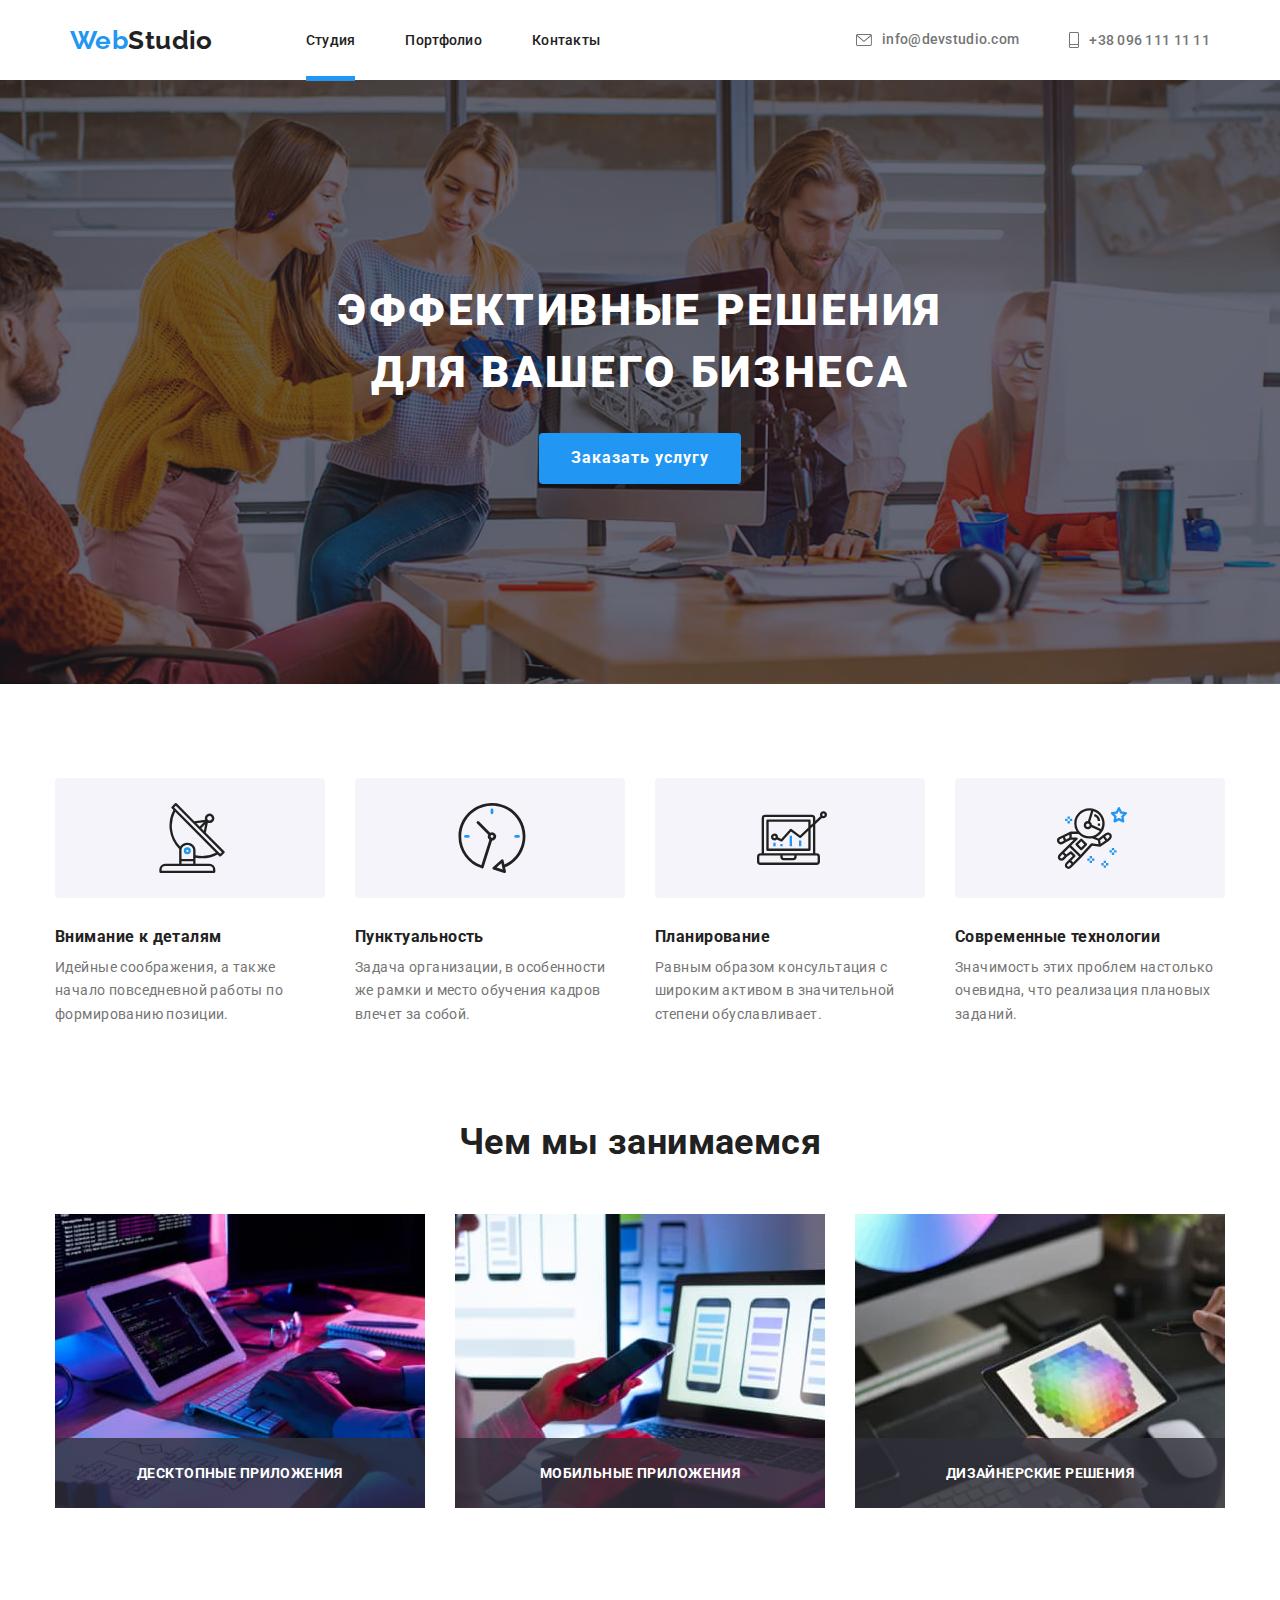
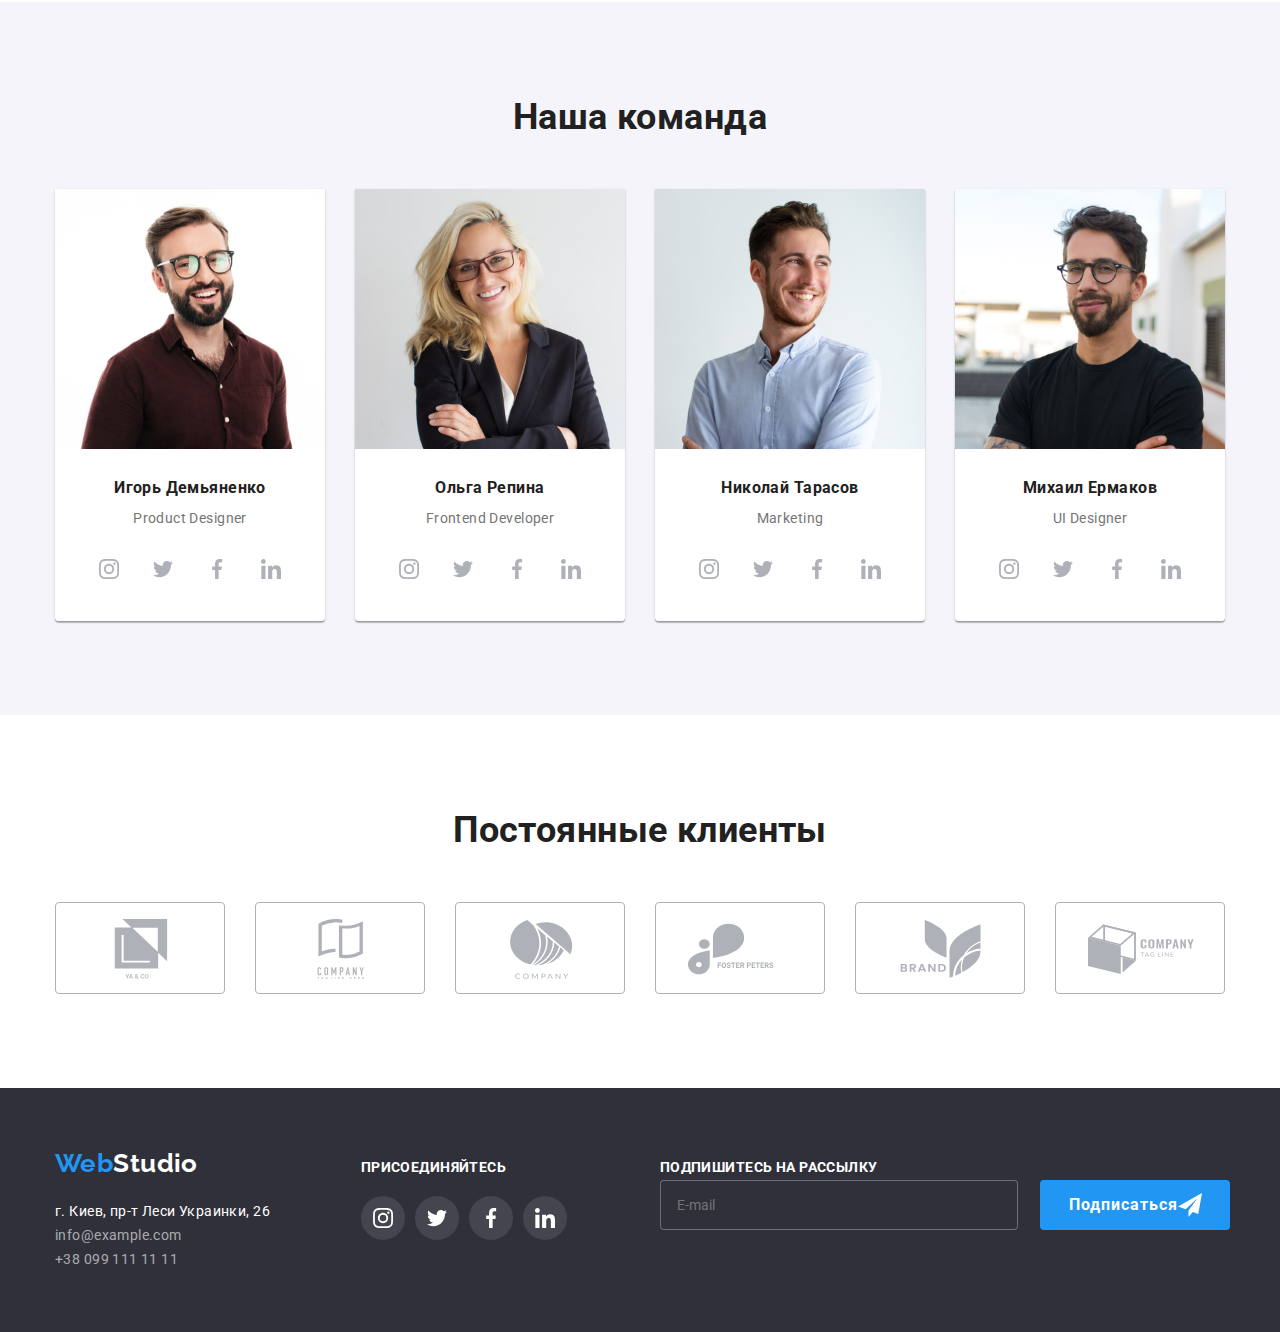
<file: index.html>
<!DOCTYPE html>
<html lang="ru">
<head >
    <meta charset="UTF-8">
    <meta http-equiv="X-UA-Compatible" content="IE=edge">
    <meta name="viewport" content="width=device-width, initial-scale=1.0">
    <title>WebStudio</title>
    <link rel="preconnect" href="https://fonts.googleapis.com">
    <link rel="preconnect" href="https://fonts.gstatic.com" crossorigin>
    <link href="https://fonts.googleapis.com/css2?family=Raleway:wght@700&family=Roboto:wght@400;500;700;900&display=swap" rel="stylesheet">
    <!-- <link rel="stylesheet" href="https://cdnjs.cloudflare.com/ajax/libs/modern-normalize/1.1.0/modern-normalize.min.css"> -->
    <link rel="stylesheet" href="./css/main.min.css">
    
</head>
<body class="body">
    <!--Хедер страницы-->
    <header class="page-header"> 
        <div class="container-header">
            <nav class="nav main-nav">
                <a href="./index.html" class="logo">Web<span class="logo__accent">Studio</span></a>
                <ul class="nav-list">
                    <li class="nav-list__item"> <a href="./index.html" class="nav-list__link nav-list__active">Студия</a></li>
                    <li class="nav-list__item"> <a href="./portfolio.html" class="nav-list__link">Портфолио</a></li>
                    <li class="nav-list__item"> <a href="" class="nav-list__link">Контакты</a></li>
                </ul>
            </nav>
            <ul class="contact-nav">
                <li class="contact-nav__item"><a href="mailto:info@devstudio.com" class="contact-nav__link">
                    <svg class="contact-nav__icon" width="16" height="12" >
                        <use href="./images/icons.svg#icon-mail"></use>
                    </svg> info@devstudio.com</a></li>
                <li class="contact-nav__item"><a href="tel:+380961111111" class="contact-nav__link">
                    <svg class="contact-nav__icon" width="10" height="16" >
                        <use href="./images/icons.svg#icon-phone"></use>
                    </svg> +38 096 111 11 11</a></li>
            </ul>
        </div> 
        
    </header>
    <main>
        
        <!--Секция 1-->
        <section class="hero">
            <h1 class="hero__title">Эффективные решения для вашего бизнеса</h1>
            <button type="button" class="button-primary" data-modal-open>Заказать услугу</button>
            <div class="backdrop" data-modal>
                <div class="modal"> 
                    <button type="button" class="close" data-modal-close>
                    <svg class="close-item" width="17" height="17" >
                        <use href="./images/icons-second.svg#icon-close-black-18dp-2-1"></use></svg></button>     
                        <form name="backdrop-form" autocomplete="on" novalidate class="backdrop-form">
                            <p class="backdrop-form__title">Оставьте свои данные, мы вам перезвоним</p>                       
                            <label class="backdrop-form__field">
                               <span class="backdrop-form__description">Имя</span>                                
                                <input type="text" name="backdrop-username" class="backdrop-form__input" autofocus/>
                                <span class="backdrop-form__icon">
                                    <svg width="18" height="18" ><use href="./images/icons-second.svg#icon-person-black"></use></svg>
                                </span>                               
                                                             
                            </label>  
                            <label class="backdrop-form__field">
                                <span class="backdrop-form__description">Телефон</span>                                
                                <input type="tel" name="backdrop-tel" class="backdrop-form__input"/>                                
                                <span class="backdrop-form__icon">
                                    <svg width="18" height="18" ><use href="./images/icons-second.svg#icon-phone-black"></use></svg>
                                </span>
                            </label>                      
                             <label class="backdrop-form__field">
                                <span class="backdrop-form__description">Почта</span>                                 
                                    <input type="email" name="backdrop-email" class="backdrop-form__input"/>
                                   <span class="backdrop-form__icon">
                                        <svg width="18" height="18"><use href="./images/icons-second.svg#icon-email-black"></use></svg>
                                    </span>                                                               
                             </label>  
                             <label >
                                <span class="backdrop-form__description">Коментарий</span> 
                                <textarea name="comments" class="backdrop-form__area" placeholder="Введите текст"></textarea>
                            </label> 
                             <label class="backdrop-form__check">
                                <input class="backdrop-form__hiden" type="checkbox" name="agree" value="agree" /> 
                                <span class="backdrop-form__checkbox"></span>Соглашаюсь с рассылкой и принимаю <a href="" class="backdrop-form__contract">Условия договора</a>
                                
                              </label>       
                            <button type="submit" class="backdrop-form__button">Отправить
                            </button>
                        </form>
                </div>
            </div>
        </section>
         
            <!--Секция 2-->
        <section class="section section-advantages">
            <div class="container">
                <h2 class="visually-hidden">Наши сильные стороны</h2>
            <ul class="feature-list">
                <li class="feature-list__greed">
                    <div class="feature-list__image">
                        <svg class="feature-list__bacground" > 
                            <use href="./images/icons.svg#icon-antenna"></use> 
                        </svg>
                    </div>
                    <h3 class="feature-list__title">Внимание к деталям</h3>
                    <p>Идейные соображения, а также начало повседневной работы по формированию позиции.</p>
                </li>
                <li class="feature-list__greed">
                    <div class="feature-list__image">
                        <svg class="feature-list__bacground" > 
                            <use href="./images/icons.svg#icon-clock"></use> 
                        </svg>
                    </div>
                    <h3 class="feature-list__title">Пунктуальность</h3>
                    <p>Задача организации, в особенности же рамки и место обучения кадров влечет за собой.</p>
                </li>
                <li class="feature-list__greed">
                   <div class="feature-list__image">
                    <svg class="feature-list__bacground" > 
                        <use href="./images/icons.svg#icon-diagram"></use> 
                    </svg>
                   </div>
                    <h3 class="feature-list__title">Планирование</h3>
                    <p>Равным образом консультация с широким активом в значительной степени обуславливает.</p>
                </li>
                <li class="feature-list__greed">
                    <div class="feature-list__image">
                        <svg class="feature-list__bacground" > 
                            <use href="./images/icons.svg#icon-astronaut"></use> 
                        </svg>
                    </div>
                    <h3 class="feature-list__title">Современные технологии</h3>
                    <p>Значимость этих проблем настолько очевидна, что реализация плановых заданий.</p>
                </li>
            </ul>
            </div>
        </section>
        <!--Секция 3-->
        <section class=" section">
            <div class="container">
                <h2 class="section-title">Чем мы занимаемся</h2>
            <ul class="feature-list presentation">
                <li class="presentation__greed">
                    <div class="presentation__image">
                        <img src="./images/design1.jpg" alt="Стационарные приложения" width="370" height="294">
                        <h3 class="presentation__title">Десктопные приложения</h3>   
                    </div>
                </li>
                <li class="presentation__greed">
                    <div class="presentation__image">
                        <img src="./images/design2.jpg" alt="Мобильные приложения" width="370" height="294">
                        <h3 class="presentation__title">Мобильные приложения</h3>   
                    </div>
                </li>
                <li class="presentation__greed">
                    <div class="presentation__image">
                        <img src="./images/design3.jpg" alt="Дизайнерские решения" width="370" height="294">
                        <h3 class="presentation__title">Дизайнерские решения</h3>   
                    </div>
                </li>
            </ul>
            </div>
        </section>
        <!--Секция 4-->
        <section class="section section-background">
            <div class="container">
                <h2 class="section-title">Наша команда</h2>
            <ul class="feature-list">
                <li class="feature-list__greed centre">
                    <img src="./images/ID.jpg" alt="Игорь Демьяненко" width="270" height="260">
                    <div class="feature-list__comands">
                        <h3 class="feature-list__title">Игорь Демьяненко</h3>
                        <p>Product Designer</p> 
                        <ul class="feature-list__network">
                            <li class="feature-list__margin"><a class="feature-list__icon" href="">
                                <svg class="feature-list__svg" width="20" height="20" >
                                    <use href="./images/icons.svg#icon-instagram"></use>
                                </svg></a>
                            </li>                                                        
                            <li class="feature-list__margin"><a class="feature-list__icon" href="" >
                                <svg class="feature-list__svg" width="20" height="20" >
                                    <use href="./images/icons.svg#icon-twitter"></use>
                                </svg></a>
                            </li>
                            <li class="feature-list__margin"><a class="feature-list__icon" href="" >
                                <svg class="feature-list__svg" width="20" height="20" >
                                    <use href="./images/icons.svg#icon-facebook"></use>
                                </svg></a>
                            </li>
                            <li class="feature-list__margin"><a class="feature-list__icon" href="" >
                                <svg class="feature-list__svg" width="20" height="20" >
                                    <use href="./images/icons.svg#icon-linkedin"></use>
                                </svg> </a>
                            </li>                            
                        </ul>
                    </div>
                </li>
                <li class="feature-list__greed centre">
                    <img src="./images/OR.jpg" alt="Ольга Репина" width="270" height="260">
                    <div class="feature-list__comands">
                        <h3 class="feature-list__title">Ольга Репина</h3>
                        <p>Frontend Developer</p>
                        <ul class="feature-list__network">
                            <li class="feature-list__margin"><a class="feature-list__icon" href="" >
                                <svg class="feature-list__svg" width="20" height="20" >
                                    <use href="./images/icons.svg#icon-instagram"></use>
                                </svg></a>
                            </li>
                            <li class="feature-list__margin"><a class="feature-list__icon" href="" >
                                <svg class="feature-list__svg" width="20" height="20" >
                                    <use href="./images/icons.svg#icon-twitter"></use>
                                </svg></a>
                            </li>
                            <li class="feature-list__margin"><a class="feature-list__icon" href="" >
                                <svg class="feature-list__svg" width="20" height="20" >
                                    <use href="./images/icons.svg#icon-facebook"></use>
                                </svg></a>
                            </li>
                            <li class="feature-list__margin"><a class="feature-list__icon" href="" >
                                <svg class="feature-list__svg" width="20" height="20" >
                                    <use href="./images/icons.svg#icon-linkedin"></use>
                                </svg> </a>
                            </li>
                        </ul>
                    </div>
                </li>
                <li class="feature-list__greed centre">
                    <img src="./images/NT.jpg" alt="Николай Тарасов" width="270" height="260">
                    <div class="feature-list__comands">
                        <h3 class="feature-list__title">Николай Тарасов</h3>
                        <p>Marketing</p>
                        <ul class="feature-list__network">
                            <li class="feature-list__margin"><a class="feature-list__icon" href="" >
                                <svg class="feature-list__svg" width="20" height="20" >
                                    <use href="./images/icons.svg#icon-instagram"></use>
                                </svg></a>
                            </li>                            
                            <li class="feature-list__margin"><a class="feature-list__icon" href="" >
                                <svg class="feature-list__svg" width="20" height="20" >
                                    <use href="./images/icons.svg#icon-twitter"></use>
                                </svg></a>
                            </li>
                            <li class="feature-list__margin"><a class="feature-list__icon" href="" >
                                <svg class="feature-list__svg" width="20" height="20" >
                                    <use href="./images/icons.svg#icon-facebook"></use>
                                </svg></a>
                            </li>
                            <li class="feature-list__margin"><a class="feature-list__icon" href="" >
                                <svg class="feature-list__svg" width="20" height="20" >
                                    <use href="./images/icons.svg#icon-linkedin"></use>
                                </svg> </a>
                            </li>                           
                        </ul>
                    </div>
                </li>
                <li class="feature-list__greed centre">
                    <img src="./images/ME.jpg" alt="Михаил Ермаков" width="270" height="260">
                    <div class="feature-list__comands">
                        <h3 class="feature-list__title">Михаил Ермаков</h3>
                        <p>UI Designer</p>
                        <ul class="feature-list__network">
                            <li class="feature-list__margin"><a class="feature-list__icon" href="">
                                <svg class="feature-list__svg" width="20" height="20" >
                                    <use href="./images/icons.svg#icon-instagram"></use>
                                </svg></a>
                            </li>                            
                            <li class="feature-list__margin"><a class="feature-list__icon" href="" >
                                <svg class="feature-list__svg" width="20" height="20" >
                                    <use href="./images/icons.svg#icon-twitter"></use>
                                </svg></a>
                            </li>
                            <li class="feature-list__margin"><a class="feature-list__icon" href="" >
                                <svg class="feature-list__svg" width="20" height="20" >
                                    <use href="./images/icons.svg#icon-facebook"></use>
                                </svg></a>
                            </li>
                            <li class="feature-list__margin"><a class="feature-list__icon" href="" >
                                <svg class="feature-list__svg" width="20" height="20" >
                                    <use href="./images/icons.svg#icon-linkedin"></use>
                                </svg> </a>
                            </li>                        
                        </ul>
                    </div>
                </li>
            </ul>
            </div>
        </section>
        <section class=" section">
            <div class="container">
                <h2 class="section-title">Постоянные клиенты</h2>
            <ul class="clients-list">
                <li class="clients-list__margin">
                    <a class="clients-list__clients" href=""><svg class="clients-list__bacground" > 
                        <use href="./images/icons.svg#icon-Ya-Co"></use> 
                    </svg></a>                    
                </li>
                <li class="clients-list__margin">
                    <a class="clients-list__clients" href=""><svg class="clients-list__bacground" > 
                        <use href="./images/icons.svg#icon-tag-line-here"></use> 
                    </svg></a>                    
                </li>
                <li class="clients-list__margin">
                    <a class="clients-list__clients" href=""><svg class="clients-list__bacground" > 
                        <use href="./images/icons.svg#icon-company"></use> 
                    </svg></a>                    
                </li>
                <li class="clients-list__margin">
                    <a class="clients-list__clients" href=""><svg class="clients-list__bacground" > 
                        <use href="./images/icons.svg#icon-foster-peters"></use> 
                    </svg></a>                     
                </li>
                <li class="clients-list__margin">
                    <a class="clients-list__clients" href=""><svg class="clients-list__bacground" > 
                        <use href="./images/icons.svg#icon-brand"></use> 
                    </svg></a>                    
                </li>
                <li class="clients-list__margin">
                    <a class="clients-list__clients" href=""><svg class="clients-list__bacground" > 
                        <use href="./images/icons.svg#icon-tag-line"></use> 
                    </svg></a>                    
                </li>
            </ul>
            </div>
        </section>
        
    </main>
        <!--Футер-->
        <footer class="footer">
            <div class="container-footer">
               <div class="footer-left">
                <a href="./index.html" class="logo">Web<span class="logo__footer">Studio</span></a>
                <address class="footer-address">
                    <ul class="contact-footer">
                        <li ><a href="https://www.google.com/maps/d/embed?mid=10uSM3H-mIU3GznYo2szRIEphczw"  class="contact-footer__link collor-address"> г. Киев, пр-т Леси Украинки, 26</a></li>
                        <li ><a href="mailto:info@example.com" class="contact-footer__link">info@example.com</a></li>
                        <li ><a href="tel:+380991111111" class="contact-footer__link">+38 099 111 11 11</a></li>
                    </ul>
                </address> 
               </div>
                <div class="footer-right ">
                    <h1 class="text-footer"> Присоединяйтесь </h1>
                <ul class="footer-list">
                    <li class="footer-list__margin"><a class="footer-list__icon" href="" >
                        <svg class="footer-list__contact" width="20" height="20" >
                            <use href="./images/icons.svg#icon-instagram"></use>
                        </svg></a>
                    </li>
                    <li class="footer-list__margin"><a class="footer-list__icon" href="" >
                        <svg class="footer-list__contact" width="20" height="20" >
                            <use href="./images/icons.svg#icon-twitter"></use>
                        </svg></a>
                    </li>
                    <li class="footer-list__margin"><a class="footer-list__icon" href="" >
                        <svg class="footer-list__contact" width="20" height="20" >
                            <use href="./images/icons.svg#icon-facebook"></use>
                        </svg></a>
                    </li>
                    <li class="footer-list__margin"><a class="footer-list__icon" href="" >
                        <svg class="footer-list__contact" width="20" height="20" >
                            <use href="./images/icons.svg#icon-linkedin"></use>
                        </svg> </a>
                    </li>
                </ul>
                </div>            
                <form name="footer-form" autocomplete="on" novalidate class="footer-form">
               
                    <label>
                       <span class="footer-form__subscribe">Подпишитесь на рассылку</span> 
                      <input type="email" name="email"  placeholder="E-mail"/>
                    </label>          
                    <button type="submit" class="footer-form__button">Подписаться<svg width="24" height="24" >
                            <use href="./images/icons-second.svg#icon-icon-send"></use></svg>
                    </button>
                </form>
    
            </div>
            
        </footer>
    <script src="./js/modal.js"></script>
</body>
</html>
</file>
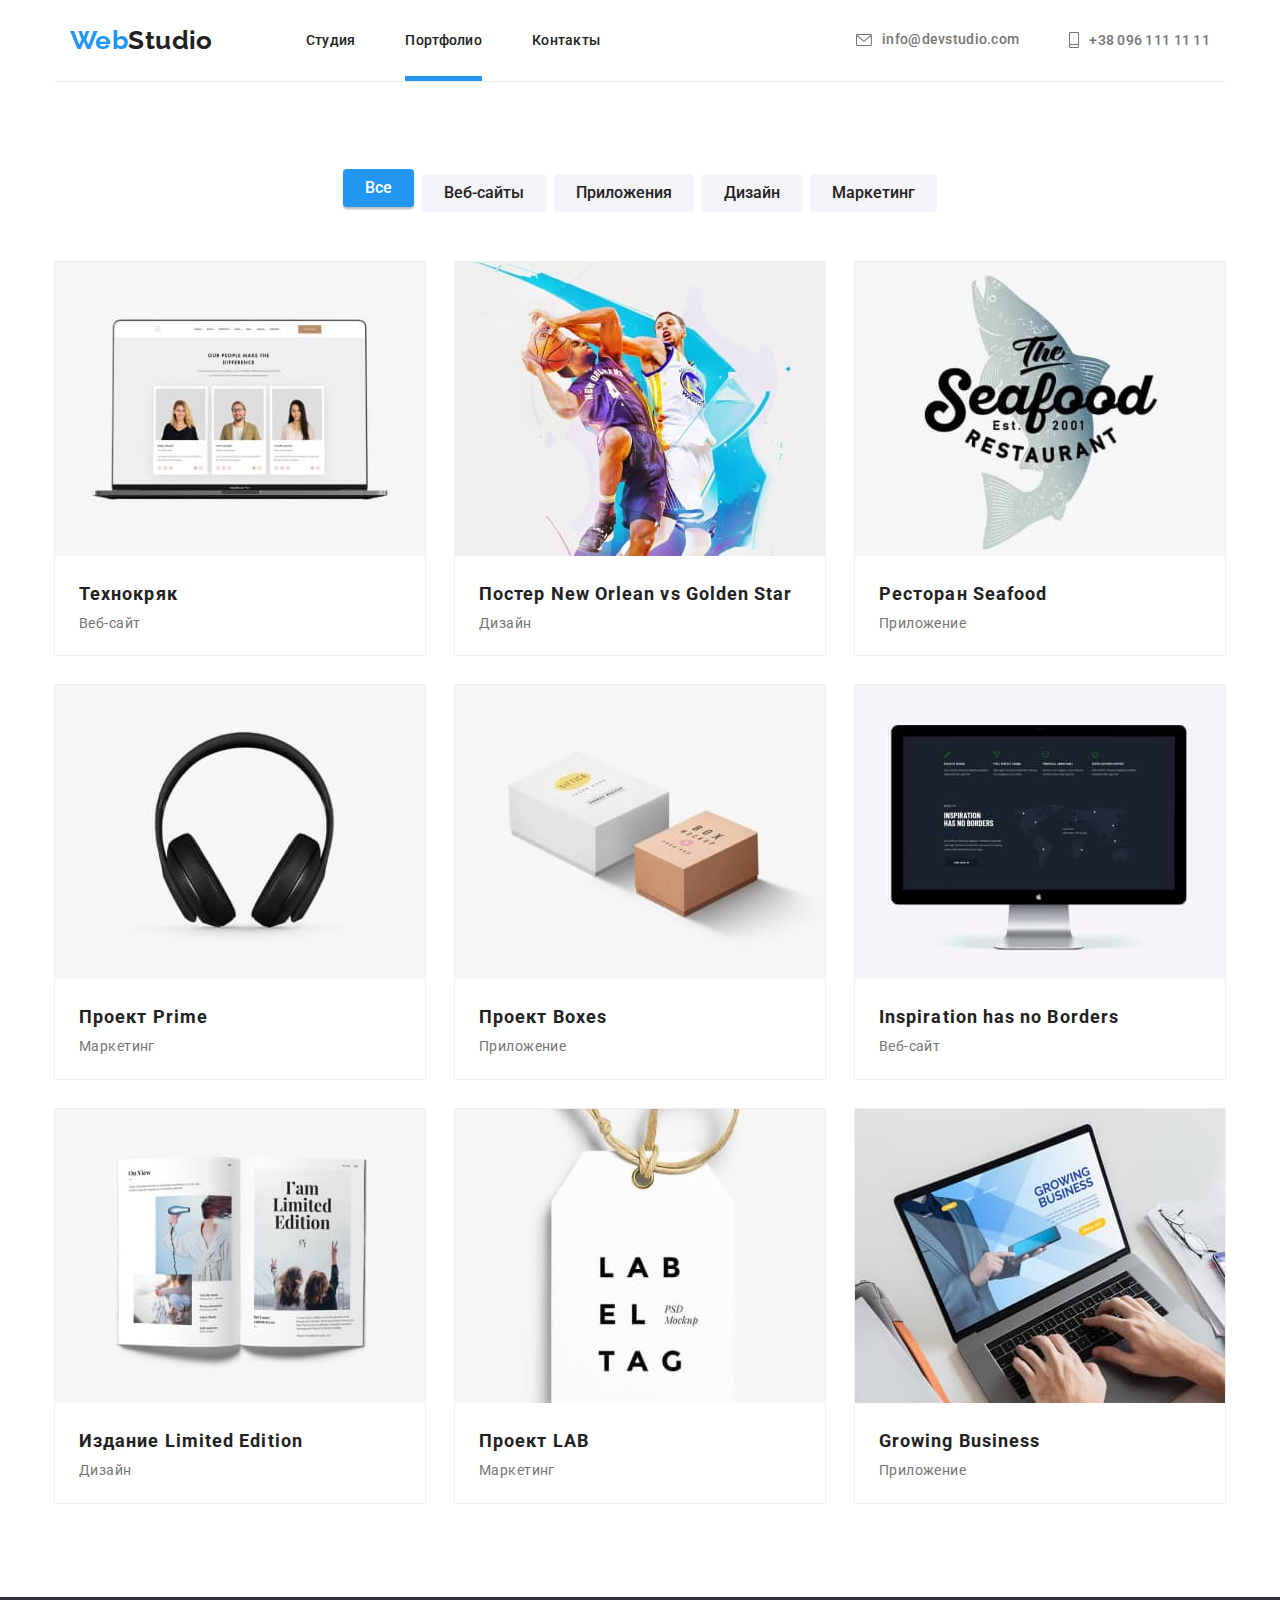
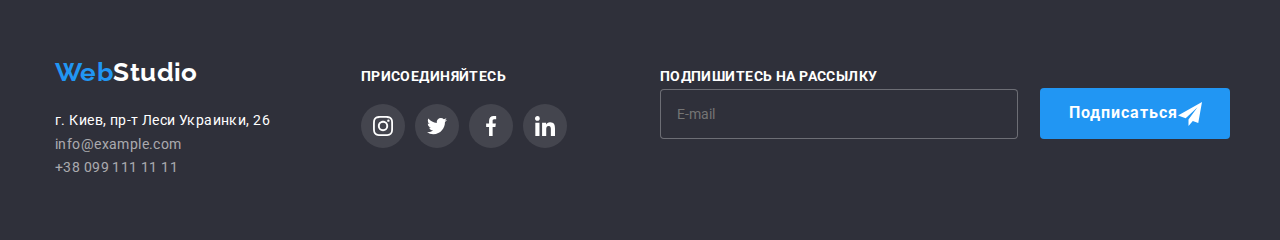
<file: portfolio.html>
<!DOCTYPE html>
<html lang="ru">
<head>
    <meta charset="UTF-8">
    <meta http-equiv="X-UA-Compatible" content="IE=edge">
    <meta name="viewport" content="width=device-width, initial-scale=1.0">
    <title>Portfolio</title>
    <link rel="preconnect" href="https://fonts.googleapis.com">
    <link rel="preconnect" href="https://fonts.gstatic.com" crossorigin>
    <link href="https://fonts.googleapis.com/css2?family=Raleway:wght@700&family=Roboto:wght@400;500;700;900&display=swap" rel="stylesheet">
    <!-- <link rel="stylesheet" href="https://cdnjs.cloudflare.com/ajax/libs/modern-normalize/1.1.0/modern-normalize.min.css"> -->
    <link rel="stylesheet" href="./css/main.min.css">
</head>
<body class="body">
    <!--Хедер страницы-->
    <header class="page-header"> 
        <div class="container-header">
            <nav class="nav main-nav">
                <a href="./index.html" class="logo">Web<span class="logo__accent">Studio</span></a>
                <ul class="nav-list">
                    <li class="nav-list__item"> <a href="./index.html" class="nav-list__link">Студия</a></li>
                    <li class="nav-list__item"> <a href="./portfolio.html" class="nav-list__link nav-list__active">Портфолио</a></li>
                    <li class="nav-list__item"> <a href="" class="nav-list__link">Контакты</a></li>
                </ul>
            </nav>
            <ul class="contact-nav">
                <li class="contact-nav__item"><a href="mailto:info@devstudio.com" class="contact-nav__link">
                    <svg class="contact-nav__icon" width="16" height="12" >
                        <use href="./images/icons.svg#icon-mail"></use>
                    </svg> info@devstudio.com</a></li>
                <li class="contact-nav__item"><a href="tel:+380961111111" class="contact-nav__link">
                    <svg class="contact-nav__icon" width="10" height="16" >
                        <use href="./images/icons.svg#icon-phone"></use>
                    </svg> +38 096 111 11 11</a></li>
            </ul>
        </div> 
        
    </header>
    <main>
       <section class="section">
           <div class="container">
            <h1 class="visually-hidden">Наши работы</h1>
            <!-- Фильтр -->
            <ul class="button-filter">
                <li class="button-filter__list"><button type="button" class="button-filter__decoration button-filter__carrent">Все</button></li>
                <li class="button-filter__list"><button type="button" class="button-filter__decoration">Веб-сайты</button></li>
                <li class="button-filter__list"><button type="button" class="button-filter__decoration">Приложения</button></li>
                <li class="button-filter__list"><button type="button" class="button-filter__decoration">Дизайн</button></li>
                <li class="button-filter__list"><button type="button" class="button-filter__decoration">Маркетинг</button></li>
            </ul>
            <!--Работы-->
          
            <ul class="cards-list">
                        <li class="cards-list__item" >
                            <a class="cards-list__shadow" href="">
                                <div class="thamb">
                                    <img src="./images/tehno.jpg" height="294" width="370" alt="Веб-сайт Технокряк">
                                    <p class="thamb__overlay-text"> Технокряк это современная площадка распространения коронавируса. Компании используют эту платформу для цифрового шпионажа и атак на защищённые сервера конкурентов. </p>
                                </div>                                
                                <div class="cards-list__wrapper" >
                                    <h3 class="cards-list__title">Технокряк</h3>
                                    <p class="cards-list__text">Веб-сайт</p>                                   
                                </div>
                            </a>
                        </li>
                        <li class="cards-list__item">
                            <a class="cards-list__shadow" href="">
                                <div class="thamb">
                                    <img src="./images/poster.jpg" height="294" width="370" alt="Дизайн Постер New Orlean vs Golden Star">
                                    <p class="thamb__overlay-text"> Технокряк это современная площадка распространения коронавируса. Компании используют эту платформу для цифрового шпионажа и атак на защищённые сервера конкурентов. </p>
                                </div> 
                                <div class="cards-list__wrapper">
                                    <h3 class="cards-list__title">Постер New Orlean vs Golden Star</h3>
                                    <p class="cards-list__text">Дизайн</p>
                                </div>
                            </a>
                        </li>
                        <li class="cards-list__item">
                            <a class="cards-list__shadow" href="">
                                <div class="thamb">
                                    <img src="./images/seafood.jpg" height="294" width="370" alt="Приложение Ресторан Seafood">
                                    <p class="thamb__overlay-text"> Технокряк это современная площадка распространения коронавируса. Компании используют эту платформу для цифрового шпионажа и атак на защищённые сервера конкурентов. </p>
                                </div> 
                                <div class="cards-list__wrapper">
                                    <h3 class="cards-list__title">Ресторан Seafood</h3>
                                    <p class="cards-list__text">Приложение</p>
                                </div>
                            </a>
                        </li>
                        <li class="cards-list__item">
                            <a class="cards-list__shadow" href="">
                                <div class="thamb">
                                    <img src="./images/prime.jpg" height="294" width="370" alt="Маркетинг Проект Prime">
                                    <p class="thamb__overlay-text"> Технокряк это современная площадка распространения коронавируса. Компании используют эту платформу для цифрового шпионажа и атак на защищённые сервера конкурентов. </p>
                                </div> 
                                <div class="cards-list__wrapper">
                                    <h3 class="cards-list__title">Проект Prime</h3>
                                    <p class="cards-list__text">Маркетинг</p>
                                </div>
                            </a>
                        </li>
                        <li class="cards-list__item">
                            <a class="cards-list__shadow" href="">
                                <div class="thamb">
                                    <img src="./images/boxes.jpg" height="294" width="370" alt="Приложение Проект Boxes">
                                    <p class="thamb__overlay-text"> Технокряк это современная площадка распространения коронавируса. Компании используют эту платформу для цифрового шпионажа и атак на защищённые сервера конкурентов. </p>
                                </div> 
                                <div class="cards-list__wrapper">
                                    <h3 class="cards-list__title">Проект Boxes</h3>
                                    <p class="cards-list__text">Приложение</p>
                                </div>
                            </a>
                        </li>
                        <li class="cards-list__item">
                            <a class="cards-list__shadow" href="">
                                <div class="thamb">
                                    <img src="./images/inspiration.jpg" height="294" width="370" alt="Веб-сайт Inspiration has no Borders">
                                    <p class="thamb__overlay-text"> Технокряк это современная площадка распространения коронавируса. Компании используют эту платформу для цифрового шпионажа и атак на защищённые сервера конкурентов. </p>
                                </div> 
                                <div class="cards-list__wrapper">
                                <h3 class="cards-list__title">Inspiration has no Borders</h3>
                                <p class="cards-list__text">Веб-сайт</p>
                               </div>
                            </a>
                        </li>
                        <li class="cards-list__item">
                            <a class="cards-list__shadow" href="">
                                <div class="thamb">
                                    <img src="./images/limited.jpg" height="294" width="370" alt="Дизайн Издание Limited Edition">
                                    <p class="thamb__overlay-text"> Технокряк это современная площадка распространения коронавируса. Компании используют эту платформу для цифрового шпионажа и атак на защищённые сервера конкурентов. </p>
                                </div> 
                                <div class="cards-list__wrapper">
                                    <h3 class="cards-list__title">Издание Limited Edition</h3>
                                    <p class="cards-list__text">Дизайн</p>
                                </div>
                            </a>
                        </li>
                        <li class="cards-list__item">
                            <a class="cards-list__shadow" href="">
                                <div class="thamb">
                                    <img src="./images/lab.jpg" height="294" width="370" alt="Маркетинг Проект LAB">
                                    <p class="thamb__overlay-text"> Технокряк это современная площадка распространения коронавируса. Компании используют эту платформу для цифрового шпионажа и атак на защищённые сервера конкурентов. </p>
                                </div> 
                                <div class="cards-list__wrapper">
                                    <h3 class="cards-list__title">Проект LAB</h3>
                                    <p class="cards-list__text">Маркетинг</p>
                                </div>
                            </a>
                        </li>
                        <li class="cards-list__item">
                            <a class="cards-list__shadow" href="">
                                <div class="thamb">
                                    <img src="./images/growing.jpg" height="294" width="370" alt="Приложение Growing Business">
                                    <p class="thamb__overlay-text"> Технокряк это современная площадка распространения коронавируса. Компании используют эту платформу для цифрового шпионажа и атак на защищённые сервера конкурентов. </p>
                                </div> 
                                <div class="cards-list__wrapper">
                                    <h3 class="cards-list__title">Growing Business</h3>
                                    <p class="cards-list__text">Приложение</p>
                                </div>
                            </a>
                        </li>
            </ul>
           </div>
       </section>
       
       
    </main>
     <!--Футер-->
     <footer class="footer">
        <div class="container-footer">
           <div class="footer-left">
            <a href="./index.html" class="logo">Web<span class="logo__footer">Studio</span></a>
            <address class="footer-address">
                <ul class="contact-footer">
                    <li ><a href="https://www.google.com/maps/d/embed?mid=10uSM3H-mIU3GznYo2szRIEphczw"  class="contact-footer__link collor-address"> г. Киев, пр-т Леси Украинки, 26</a></li>
                    <li ><a href="mailto:info@example.com" class="contact-footer__link">info@example.com</a></li>
                    <li ><a href="tel:+380991111111" class="contact-footer__link">+38 099 111 11 11</a></li>
                </ul>
            </address> 
           </div>
            <div class="footer-right ">
                <h1 class="text-footer"> Присоединяйтесь </h1>
            <ul class="footer-list">
                <li class="footer-list__margin"><a class="footer-list__icon" href="" >
                    <svg class="footer-list__contact" width="20" height="20" >
                        <use href="./images/icons.svg#icon-instagram"></use>
                    </svg></a>
                </li>
                <li class="footer-list__margin"><a class="footer-list__icon" href="" >
                    <svg class="footer-list__contact" width="20" height="20" >
                        <use href="./images/icons.svg#icon-twitter"></use>
                    </svg></a>
                </li>
                <li class="footer-list__margin"><a class="footer-list__icon" href="" >
                    <svg class="footer-list__contact" width="20" height="20" >
                        <use href="./images/icons.svg#icon-facebook"></use>
                    </svg></a>
                </li>
                <li class="footer-list__margin"><a class="footer-list__icon" href="" >
                    <svg class="footer-list__contact" width="20" height="20" >
                        <use href="./images/icons.svg#icon-linkedin"></use>
                    </svg> </a>
                </li>
            </ul>
            </div>            
            <form name="footer-form" autocomplete="on" novalidate class="footer-form">
           
                <label>
                   <span class="footer-form__subscribe">Подпишитесь на рассылку</span> 
                  <input type="email" name="email"  placeholder="E-mail"/>
                </label>          
                <button type="submit" class="footer-form__button">Подписаться<svg width="24" height="24" >
                        <use href="./images/icons-second.svg#icon-icon-send"></use></svg>
                </button>
            </form>

        </div>
        
    </footer>
    
</body>
</html>
</file>
<file: css/main.min.css>
/*! modern-normalize v1.1.0 | MIT License | https://github.com/sindresorhus/modern-normalize */*,::before,::after{-webkit-box-sizing:border-box;box-sizing:border-box}html{line-height:1.15;-webkit-text-size-adjust:100%;-moz-tab-size:4;-o-tab-size:4;tab-size:4}body{margin:0;font-family:system-ui,-apple-system,"Segoe UI",Roboto,Helvetica,Arial,sans-serif,"Apple Color Emoji","Segoe UI Emoji"}hr{height:0;color:inherit}abbr[title]{-webkit-text-decoration:underline dotted;text-decoration:underline dotted}b,strong{font-weight:bolder}code,kbd,samp,pre{font-family:ui-monospace, SFMono-Regular, Consolas, 'Liberation Mono', Menlo, monospace;font-size:1em}small{font-size:80%}sub,sup{font-size:75%;line-height:0;position:relative;vertical-align:baseline}sub{bottom:-0.25em}sup{top:-0.5em}table{text-indent:0;border-color:inherit}button,input,optgroup,select,textarea{font-family:inherit;font-size:100%;line-height:1.15;margin:0}button,select{text-transform:none}button,[type='button'],[type='reset'],[type='submit']{-webkit-appearance:button}::-moz-focus-inner{border-style:none;padding:0}:-moz-focusring{outline:1px dotted ButtonText}:-moz-ui-invalid{box-shadow:none}legend{padding:0}progress{vertical-align:baseline}::-webkit-inner-spin-button,::-webkit-outer-spin-button{height:auto}[type='search']{-webkit-appearance:textfield;outline-offset:-2px}::-webkit-search-decoration{-webkit-appearance:none}::-webkit-file-upload-button{-webkit-appearance:button;font:inherit}summary{display:list-item}.nav-list,.contact-nav,.feature-list,.feature-list__network,.presentation__greed,.contact-footer,.contact-footer:not(:last-child),.footer-list,.button-filter,.cards-list__item{padding:0;margin:0;list-style:none}.backdrop-form__hiden,.visually-hidden{position:absolute;width:1px;height:1px;margin:-1px;padding:0;overflow:hidden;border:0;clip:rect(0 0 0 0)}.logo{color:#2196F3;font-family:raleway,sans-serif;text-decoration:none;font-weight:700;font-size:26px;line-height:1.2;margin-right:93px}.logo__accent{color:#212121}.nav-list{display:-webkit-box;display:-ms-flexbox;display:flex}.nav-list__item:not(:last-child){margin-right:50px}.nav-list__link{color:#212121;font-family:Roboto,sans-serif;font-weight:500;line-height:1.2;letter-spacing:0.02em;text-decoration:none;padding-top:32px;padding-bottom:32px;display:-webkit-box;display:-ms-flexbox;display:flex;position:relative;-webkit-transform:scale(1);transform:scale(1);-webkit-transition-duration:250ms;transition-duration:250ms;-webkit-transition-timing-function:cubic-bezier(0.4, 0, 0.2, 1);transition-timing-function:cubic-bezier(0.4, 0, 0.2, 1)}.nav-list__link:hover::after{opacity:1}.nav-list__link::after{content:'';position:absolute;display:block;width:100%;height:5px;background-color:#2196F3;left:0;bottom:5px;opacity:0}.nav-list__active::after{opacity:1;bottom:0}.nav-list__active:hover::after{bottom:5px}.contact-nav{display:-webkit-box;display:-ms-flexbox;display:flex;margin-left:auto}.contact-nav__item:not(:last-child){margin-right:50px}.contact-nav__link{display:-webkit-box;display:-ms-flexbox;display:flex;-webkit-box-align:center;-ms-flex-align:center;align-items:center;color:#757575;text-decoration:none;font-weight:500;line-height:1.1;letter-spacing:0.02em;-webkit-transform:scale(1);transform:scale(1);-webkit-transition-duration:250ms;transition-duration:250ms;-webkit-transition-timing-function:cubic-bezier(0.4, 0, 0.2, 1);transition-timing-function:cubic-bezier(0.4, 0, 0.2, 1)}.contact-nav__link:hover,.contact-nav__link:focus{color:#2196F3;-webkit-transform:scale(1.15);transform:scale(1.15);-webkit-transition-duration:250ms;transition-duration:250ms;-webkit-transition-timing-function:cubic-bezier(0.4, 0, 0.2, 1);transition-timing-function:cubic-bezier(0.4, 0, 0.2, 1)}.contact-nav__icon{fill:currentColor;margin-right:10px}.page-header{height:80px}.container-header{display:-webkit-box;display:-ms-flexbox;display:flex;width:1170px;padding-left:15px;padding-right:15px;margin-left:auto;margin-right:auto;-webkit-box-align:center;-ms-flex-align:center;align-items:center;border-bottom:1px solid #ECECEC}.nav{display:-webkit-box;display:-ms-flexbox;display:flex;-webkit-box-align:center;-ms-flex-align:center;align-items:center}.main-nav{display:-webkit-box;display:-ms-flexbox;display:flex;-webkit-box-align:center;-ms-flex-align:center;align-items:center}.backdrop{position:fixed;top:0;left:0;width:100vw;height:100vh;background-color:rgba(0,0,0,0.2);z-index:99;opacity:0;pointer-events:none;-webkit-transform:scale(0);transform:scale(0);-webkit-transition-duration:250ms;transition-duration:250ms;-webkit-transition-timing-function:cubic-bezier(0.4, 0, 0.2, 1);transition-timing-function:cubic-bezier(0.4, 0, 0.2, 1)}.modal{position:absolute;width:528px;height:581px;border-radius:4px;background-color:#fff;-webkit-transform:scale(1);transform:scale(1);-webkit-transition-duration:250ms;transition-duration:250ms;-webkit-transition-timing-function:cubic-bezier(0.4, 0, 0.2, 1);transition-timing-function:cubic-bezier(0.4, 0, 0.2, 1);top:50%;left:50%;-webkit-transform:translate(-50%, -50%);transform:translate(-50%, -50%)}.close{border:1px solid rgba(0,0,0,0.1);background-color:#fff;width:30px;height:30px;border-radius:50%;position:absolute;top:8px;right:8px}.close-item{display:-webkit-box;display:-ms-flexbox;display:flex;-webkit-box-align:center;-ms-flex-align:center;align-items:center;-webkit-box-pack:center;-ms-flex-pack:center;justify-content:center;cursor:pointer;-webkit-transform:translate(25%, 0);transform:translate(25%, 0)}.close-item:hover{fill:#2196F3}.backdrop-form{width:528px;height:581px;-webkit-box-shadow:0px 1px 3px rgba(0,0,0,0.12),0px 1px 1px rgba(0,0,0,0.14),0px 2px 1px rgba(0,0,0,0.2);box-shadow:0px 1px 3px rgba(0,0,0,0.12),0px 1px 1px rgba(0,0,0,0.14),0px 2px 1px rgba(0,0,0,0.2);border-radius:4px;padding:40px}.backdrop-form__title{font-weight:bold;font-size:20px;line-height:1.2;text-align:center;color:#212121;margin-bottom:12px}.backdrop-form__description{display:-webkit-box;display:-ms-flexbox;display:flex;font-size:12px;line-height:1.2;letter-spacing:0.01em;color:#757575;text-align:left;margin-bottom:4px}.backdrop-form__input{width:100%;border:1px solid rgba(33,33,33,0.2);border-radius:4px;height:41px;margin-bottom:10px;font-family:roboto,sans-serif;color:var(--primary-text-color);font-size:12px;line-height:1.2;letter-spacing:0.01em;padding-left:42px}.backdrop-form__input:focus{outline:none;border-color:#2196F3;-webkit-transition-property:border-color;transition-property:border-color;-webkit-transition-duration:250ms;transition-duration:250ms;-webkit-transition-timing-function:cubic-bezier(0.4, 0, 0.2, 1);transition-timing-function:cubic-bezier(0.4, 0, 0.2, 1)}.backdrop-form__area{font-family:Roboto,sans-serif;color:#757575;font-size:12px;line-height:1.2;letter-spacing:0.01em;width:448px;height:120px;resize:none;padding-left:16px;padding-right:16px;padding-top:12px;padding-bottom:12px;display:-webkit-box;display:-ms-flexbox;display:flex;width:100%;border:1px solid rgba(33,33,33,0.2);border-radius:4px;height:120px;margin-bottom:20px}.backdrop-form__button{-webkit-box-shadow:0px 4px 4px rgba(0,0,0,0.15);box-shadow:0px 4px 4px rgba(0,0,0,0.15);margin-top:30px;background-color:#2196F3;color:#fff;cursor:pointer;font-weight:bold;font-size:16px;line-height:1.9;-webkit-box-align:center;-ms-flex-align:center;align-items:center;text-align:center;letter-spacing:0.06em;border-radius:4px;padding:10px 32px;border:none}.backdrop-form__hiden{margin:0;padding:0}.backdrop-form__check{position:relative}.backdrop-form__checkbox{display:-webkit-box;display:-ms-flexbox;display:flex;position:absolute;top:0;left:-5%;width:16px;height:16px;background-image:url(../images/Vector.svg);background-size:contain;background-repeat:no-repeat}.backdrop-form__hiden:checked+.backdrop-form__checkbox{background-image:url(../images/icon-check.svg);background-size:contain;background-repeat:no-repeat}.backdrop-form__field{display:block;position:relative;margin-bottom:4px}.backdrop-form__icon{position:absolute;top:50%;left:10px;-webkit-transform:translateY(-20%);transform:translateY(-20%);display:inline-block}.backdrop-form__input:focus,.backdrop-form__area:focus{outline:none;border-color:#2196F3;-webkit-transition-property:border-color;transition-property:border-color;-webkit-transition-duration:250ms;transition-duration:250ms;-webkit-transition-timing-function:cubic-bezier(0.4, 0, 0.2, 1);transition-timing-function:cubic-bezier(0.4, 0, 0.2, 1)}.backdrop-form__input:focus+.backdrop-form__icon{fill:#2196F3;-webkit-transition-property:fill;transition-property:fill;-webkit-transition-duration:250ms;transition-duration:250ms;-webkit-transition-timing-function:cubic-bezier(0.4, 0, 0.2, 1);transition-timing-function:cubic-bezier(0.4, 0, 0.2, 1)}.backdrop-form__contract:focus,.backdrop-form__contract:hover,.backdrop-form__contract{color:#2196F3}.backdrop-form__area::-webkit-input-placeholder{color:#757575;background-color:#fff;font-family:Roboto,sans-serif;font-size:12px;line-height:1.2;letter-spacing:0.01em}.backdrop-form__area:-ms-input-placeholder{color:#757575;background-color:#fff;font-family:Roboto,sans-serif;font-size:12px;line-height:1.2;letter-spacing:0.01em}.backdrop-form__area::-ms-input-placeholder{color:#757575;background-color:#fff;font-family:Roboto,sans-serif;font-size:12px;line-height:1.2;letter-spacing:0.01em}.backdrop-form__area::placeholder{color:#757575;background-color:#fff;font-family:Roboto,sans-serif;font-size:12px;line-height:1.2;letter-spacing:0.01em}.hero{max-width:1600px;margin-left:auto;margin-right:auto;background-image:-webkit-gradient(linear, left top, right top, from(rgba(47,48,58,0.4)), to(rgba(47,48,58,0.4))),url(../images/hero-background.jpg);background-image:linear-gradient(to right, rgba(47,48,58,0.4), rgba(47,48,58,0.4)),url(../images/hero-background.jpg);background-position:center;background-size:cover;background-repeat:no-repeat;background-color:#2F303A;text-align:center;padding:200px 0}.hero__title{color:#fff;font-weight:900;font-size:44px;line-height:1.4;text-align:center;letter-spacing:0.06em;text-transform:uppercase;width:696px;margin:0 auto;margin-bottom:30px}.button-primary{background-color:#2196F3;color:#fff;cursor:pointer;font-weight:bold;font-size:16px;line-height:1.9;-webkit-box-align:center;-ms-flex-align:center;align-items:center;text-align:center;letter-spacing:0.06em;border-radius:4px;padding:10px 32px;border:none}.section{padding-top:94px;padding-bottom:94px}.section-advantages{padding-bottom:0}.section-title{color:#212121;font-weight:bold;font-size:36px;line-height:1.2;text-align:center;margin-bottom:50px}.container{width:1200px;padding-left:15px;padding-right:15px;margin-left:auto;margin-right:auto}.feature-list{display:-webkit-box;display:-ms-flexbox;display:flex;margin:0;padding:0}.feature-list__greed{width:calc((100% - 90px)/4)}.feature-list__greed:not(:last-child){margin-right:30px}.feature-list__title{color:#212121;font-weight:bold;line-height:1.1;margin-bottom:10px}.feature-list__image{width:270px;height:120px;background-color:#F5F4FA;border-radius:4px;padding-left:102px;padding-right:102px;padding-top:25px;padding-bottom:25px;margin-bottom:30px}.feature-list__bacground{width:70px;height:70px}.centre{text-align:center;-webkit-box-shadow:0px 1px 3px rgba(0,0,0,0.12),0px 1px 1px rgba(0,0,0,0.14),0px 2px 1px rgba(0,0,0,0.2);box-shadow:0px 1px 3px rgba(0,0,0,0.12),0px 1px 1px rgba(0,0,0,0.14),0px 2px 1px rgba(0,0,0,0.2);border-radius:0px 0px 4px 4px;width:calc((100% - 90px)/4)}.section-background{background-color:#F5F4FA}.feature-list__comands{background-color:#fff;padding-top:30px;padding-bottom:30px;border-radius:0px 0px 4px 4px}.feature-list__network{display:-webkit-box;display:-ms-flexbox;display:flex;background-color:#fff;-webkit-box-pack:center;-ms-flex-pack:center;justify-content:center;margin-top:16px}.feature-list__margin:not(:last-child){margin-right:10px}.feature-list__icon{display:-webkit-box;display:-ms-flexbox;display:flex;height:44px;width:44px;background-color:#fff;border-radius:50%;-webkit-transform:rotate(0deg);transform:rotate(0deg);-webkit-transition-duration:250ms;transition-duration:250ms;-webkit-transition-timing-function:cubic-bezier(0.4, 0, 0.2, 1);transition-timing-function:cubic-bezier(0.4, 0, 0.2, 1)}.feature-list__icon:hover,.feature-list__icon:focus{background-color:#2196F3;-webkit-transform:rotate(360deg);transform:rotate(360deg);-webkit-transition-duration:250ms;transition-duration:250ms;-webkit-transition-timing-function:cubic-bezier(0.4, 0, 0.2, 1);transition-timing-function:cubic-bezier(0.4, 0, 0.2, 1)}.feature-list__icon:hover>.feature-list__svg,.feature-list__icon:focus>.feature-list__svg{fill:#fff}.feature-list__svg{margin:auto;fill:#AFB1B8}.presentation__greed{width:calc((100% - 60px)/3)}.presentation__greed:not(:last-child){margin-right:30px}.presentation__image{position:relative}.presentation__title{text-transform:uppercase;color:#fff;font-weight:bold;line-height:1.2;font-size:14px;position:absolute;bottom:0;width:370px;height:70px;background:rgba(47,48,58,0.8);display:-webkit-box;display:-ms-flexbox;display:flex;-webkit-box-pack:center;-ms-flex-pack:center;justify-content:center;-webkit-box-align:center;-ms-flex-align:center;align-items:center}.clients-list{display:-webkit-box;display:-ms-flexbox;display:flex}.clients-list__margin{display:-webkit-box;display:-ms-flexbox;display:flex}.clients-list__margin:not(:last-child){margin-right:30px}.clients-list__clients{width:170px;height:92px;background-color:#fff;border-radius:4px;padding-left:32px;padding-right:32px;padding-top:16px;padding-bottom:16px;border:1px solid #AFB1B8;-webkit-box-sizing:border-box;box-sizing:border-box;-webkit-transform:translate(0px, 0px);transform:translate(0px, 0px);-webkit-transition-duration:250ms;transition-duration:250ms;-webkit-transition-timing-function:cubic-bezier(0.4, 0, 0.2, 1);transition-timing-function:cubic-bezier(0.4, 0, 0.2, 1)}.clients-list__clients:hover>.clients-list__bacground,.clients-list__clients:focus>.clients-list__bacground{fill:#2196F3}.clients-list__clients:focus,.clients-list__clients:hover{border:1px solid #2196F3;-webkit-transform:translate(0px, 20px);transform:translate(0px, 20px);-webkit-transition-duration:250ms;transition-duration:250ms;-webkit-transition-timing-function:cubic-bezier(0.4, 0, 0.2, 1);transition-timing-function:cubic-bezier(0.4, 0, 0.2, 1)}.clients-list__bacground{width:106px;height:60px;fill:#AFB1B8;margin:auto}.footer{padding-top:60px;padding-bottom:60px;background-color:#2F303A}.container-footer{width:1200px;margin:0;padding:0;padding-left:15px;padding-right:15px;margin-left:auto;margin-right:auto;display:-webkit-box;display:-ms-flexbox;display:flex;-webkit-box-align:baseline;-ms-flex-align:baseline;align-items:baseline}.footer-left{margin-right:70px}.logo__footer{color:#fff}.footer-address{color:#fff;font-style:normal;margin-top:20px}.contact-footer__link{color:rgba(255,255,255,0.6);text-decoration:none}.collor-address{color:#fff}.contact-footer:not(:last-child){margin-bottom:9px}.text-footer{text-transform:uppercase;font-weight:700;font-size:14px;line-height:1.1;letter-spacing:0.03em;color:#fff;margin-bottom:20px}.footer-right{margin-right:93px}.footer-list{display:-webkit-box;display:-ms-flexbox;display:flex}.footer-list__icon{display:-webkit-box;display:-ms-flexbox;display:flex;height:44px;width:44px;background-color:rgba(255,255,255,0.1);border-radius:50%;-webkit-transform:rotate(0deg);transform:rotate(0deg);-webkit-transition-duration:250ms;transition-duration:250ms;-webkit-transition-timing-function:cubic-bezier(0.4, 0, 0.2, 1);transition-timing-function:cubic-bezier(0.4, 0, 0.2, 1)}.footer-list__icon:hover,.footer-list__icon:focus{background-color:#2196F3;-webkit-transform:rotate(360deg);transform:rotate(360deg);-webkit-transition-duration:250ms;transition-duration:250ms;-webkit-transition-timing-function:cubic-bezier(0.4, 0, 0.2, 1);transition-timing-function:cubic-bezier(0.4, 0, 0.2, 1)}.footer-list__margin:not(:last-child){margin-right:10px}.footer-list__contact{margin:auto;fill:#fff}.footer-form{display:-webkit-box;display:-ms-flexbox;display:flex;width:570px;-webkit-box-align:end;-ms-flex-align:end;align-items:flex-end}.footer-form input{width:358px;height:50px;border:1px solid rgba(255,255,255,0.3);background-color:#2F303A;border-radius:4px;padding-left:16px;color:#fff;margin-right:12px}.footer-form__subscribe{text-transform:uppercase;font-weight:bold;line-height:1.2;color:#fff;margin-bottom:20px}.footer-form__button{display:-webkit-box;display:-ms-flexbox;display:flex;-webkit-box-pack:justify;-ms-flex-pack:justify;justify-content:space-between;width:200px;background-color:#2196F3;color:#fff;cursor:pointer;font-weight:bold;font-size:16px;line-height:1.9;-webkit-box-align:center;-ms-flex-align:center;align-items:center;letter-spacing:0.06em;border-radius:4px;padding:10px 28px 10px 29px;border:none}.logo-secondary{color:#212121}.button-filter{display:-webkit-box;display:-ms-flexbox;display:flex;-webkit-box-pack:center;-ms-flex-pack:center;justify-content:center}.button-filter__list:not(:last-child){margin-right:8px}.button-filter__decoration{background-color:#F5F4FA;color:#212121;cursor:pointer;font-weight:500;font-size:16px;line-height:1.6;text-align:center;border-radius:4px;padding:6px 22px;border:none;-webkit-transform:translate(0px, 0px);transform:translate(0px, 0px);-webkit-transition-duration:250ms;transition-duration:250ms;-webkit-transition-timing-function:cubic-bezier(0.4, 0, 0.2, 1);transition-timing-function:cubic-bezier(0.4, 0, 0.2, 1)}.button-filter__decoration:hover,.button-filter__decoration:focus,.button-filter__carrent{background-color:#2196F3;color:#fff;-webkit-box-shadow:0px 3px 1px rgba(0,0,0,0.1),0px 1px 2px rgba(0,0,0,0.08),0px 2px 2px rgba(0,0,0,0.12);box-shadow:0px 3px 1px rgba(0,0,0,0.1),0px 1px 2px rgba(0,0,0,0.08),0px 2px 2px rgba(0,0,0,0.12);-webkit-transform:translate(0px, -5px);transform:translate(0px, -5px);-webkit-transition-duration:250ms;transition-duration:250ms;-webkit-transition-timing-function:cubic-bezier(0.4, 0, 0.2, 1);transition-timing-function:cubic-bezier(0.4, 0, 0.2, 1)}.cards-list{display:-webkit-box;display:-ms-flexbox;display:flex;-ms-flex-wrap:wrap;flex-wrap:wrap;margin-top:50px;-webkit-box-sizing:border-box;box-sizing:border-box}.cards-list__item{margin-right:30px;margin-bottom:30px;outline:1px solid #EEEEEE;width:calc((100% - 60px)/3)}.cards-list__item:nth-child(3n){margin-right:0}.cards-list__item:nth-last-child(-n+3){margin-bottom:0}.cards-list__shadow{text-decoration:none;display:block;margin:0;padding:0}.cards-list__shadow:hover,.cards-list__shadow:focus{-webkit-box-shadow:0px 1px 1px rgba(0,0,0,0.12),0px 4px 4px rgba(0,0,0,0.06),1px 4px 6px rgba(0,0,0,0.16);box-shadow:0px 1px 1px rgba(0,0,0,0.12),0px 4px 4px rgba(0,0,0,0.06),1px 4px 6px rgba(0,0,0,0.16)}.cards-list__shadow:hover .thamb__overlay-text{-webkit-transform:translate(0, 0);transform:translate(0, 0);-webkit-transition:-webkit-transform 250ms cubic-bezier(0.4, 0, 0.2, 1);transition:-webkit-transform 250ms cubic-bezier(0.4, 0, 0.2, 1);transition:transform 250ms cubic-bezier(0.4, 0, 0.2, 1);transition:transform 250ms cubic-bezier(0.4, 0, 0.2, 1), -webkit-transform 250ms cubic-bezier(0.4, 0, 0.2, 1)}.thamb{position:relative;overflow:hidden}.thamb__overlay-text{position:absolute;top:0;left:0;width:100%;height:100%;background-color:#2196F3;-webkit-transform:translate(0, 100%);transform:translate(0, 100%);-webkit-transition:-webkit-transform 250ms cubic-bezier(0.4, 0, 0.2, 1);transition:-webkit-transform 250ms cubic-bezier(0.4, 0, 0.2, 1);transition:transform 250ms cubic-bezier(0.4, 0, 0.2, 1);transition:transform 250ms cubic-bezier(0.4, 0, 0.2, 1), -webkit-transform 250ms cubic-bezier(0.4, 0, 0.2, 1);font-size:18px;line-height:1.6;color:#fff;padding:63px 24px}.cards-list__wrapper{padding:20px 24px}.cards-list__title{color:#212121;font-weight:bold;font-size:18px;line-height:2;letter-spacing:0.06em;margin:0}.cards-list__text{color:#757575}html{-webkit-box-sizing:border-box;box-sizing:border-box}*,*::before,*::after{-webkit-box-sizing:inherit;box-sizing:inherit;padding:0;margin:0}body{color:#757575;background-color:#fff;font-family:Roboto,sans-serif;font-size:14px;line-height:1.7;letter-spacing:0.03em}img{margin:0;padding:0;display:block;min-width:100%;height:auto}
/*# sourceMappingURL=main.min.css.map */
</file>
